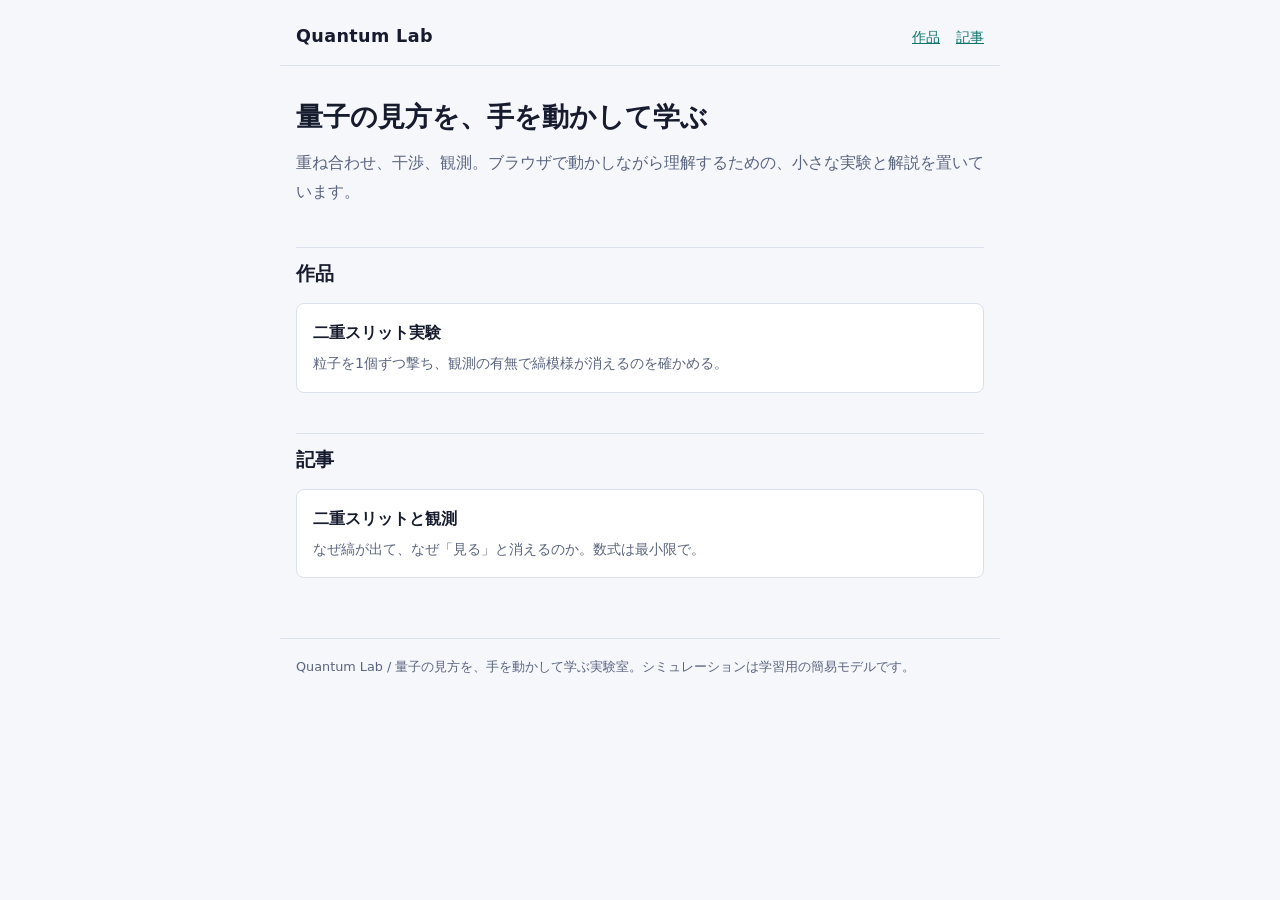
<file: index.html>
<!doctype html>
<html lang="ja"><head><meta charset="utf-8"><meta name="viewport" content="width=device-width, initial-scale=1">
<title>Quantum Lab</title><meta name="description" content="量子の見方を、手を動かして学ぶ実験室。"><link rel="stylesheet" href="style.css"></head><body>
<header class="site"><a class="name" href="index.html">Quantum Lab</a><nav><a href="index.html#works">作品</a><a href="index.html#articles">記事</a></nav></header>
<main>
<h1>量子の見方を、手を動かして学ぶ</h1>
<p class="lead">重ね合わせ、干渉、観測。ブラウザで動かしながら理解するための、小さな実験と解説を置いています。</p>
<h2 id="works">作品</h2>
<ul class="list"><li><a class="item" href="works/double-slit.html"><span class="t">二重スリット実験</span><span class="d">粒子を1個ずつ撃ち、観測の有無で縞模様が消えるのを確かめる。</span></a></li></ul>
<h2 id="articles">記事</h2>
<ul class="list"><li><a class="item" href="articles/double-slit.html"><span class="t">二重スリットと観測</span><span class="d">なぜ縞が出て、なぜ「見る」と消えるのか。数式は最小限で。</span></a></li></ul>
</main>
<footer class="site">Quantum Lab / 量子の見方を、手を動かして学ぶ実験室。シミュレーションは学習用の簡易モデルです。</footer></body></html>
</file>
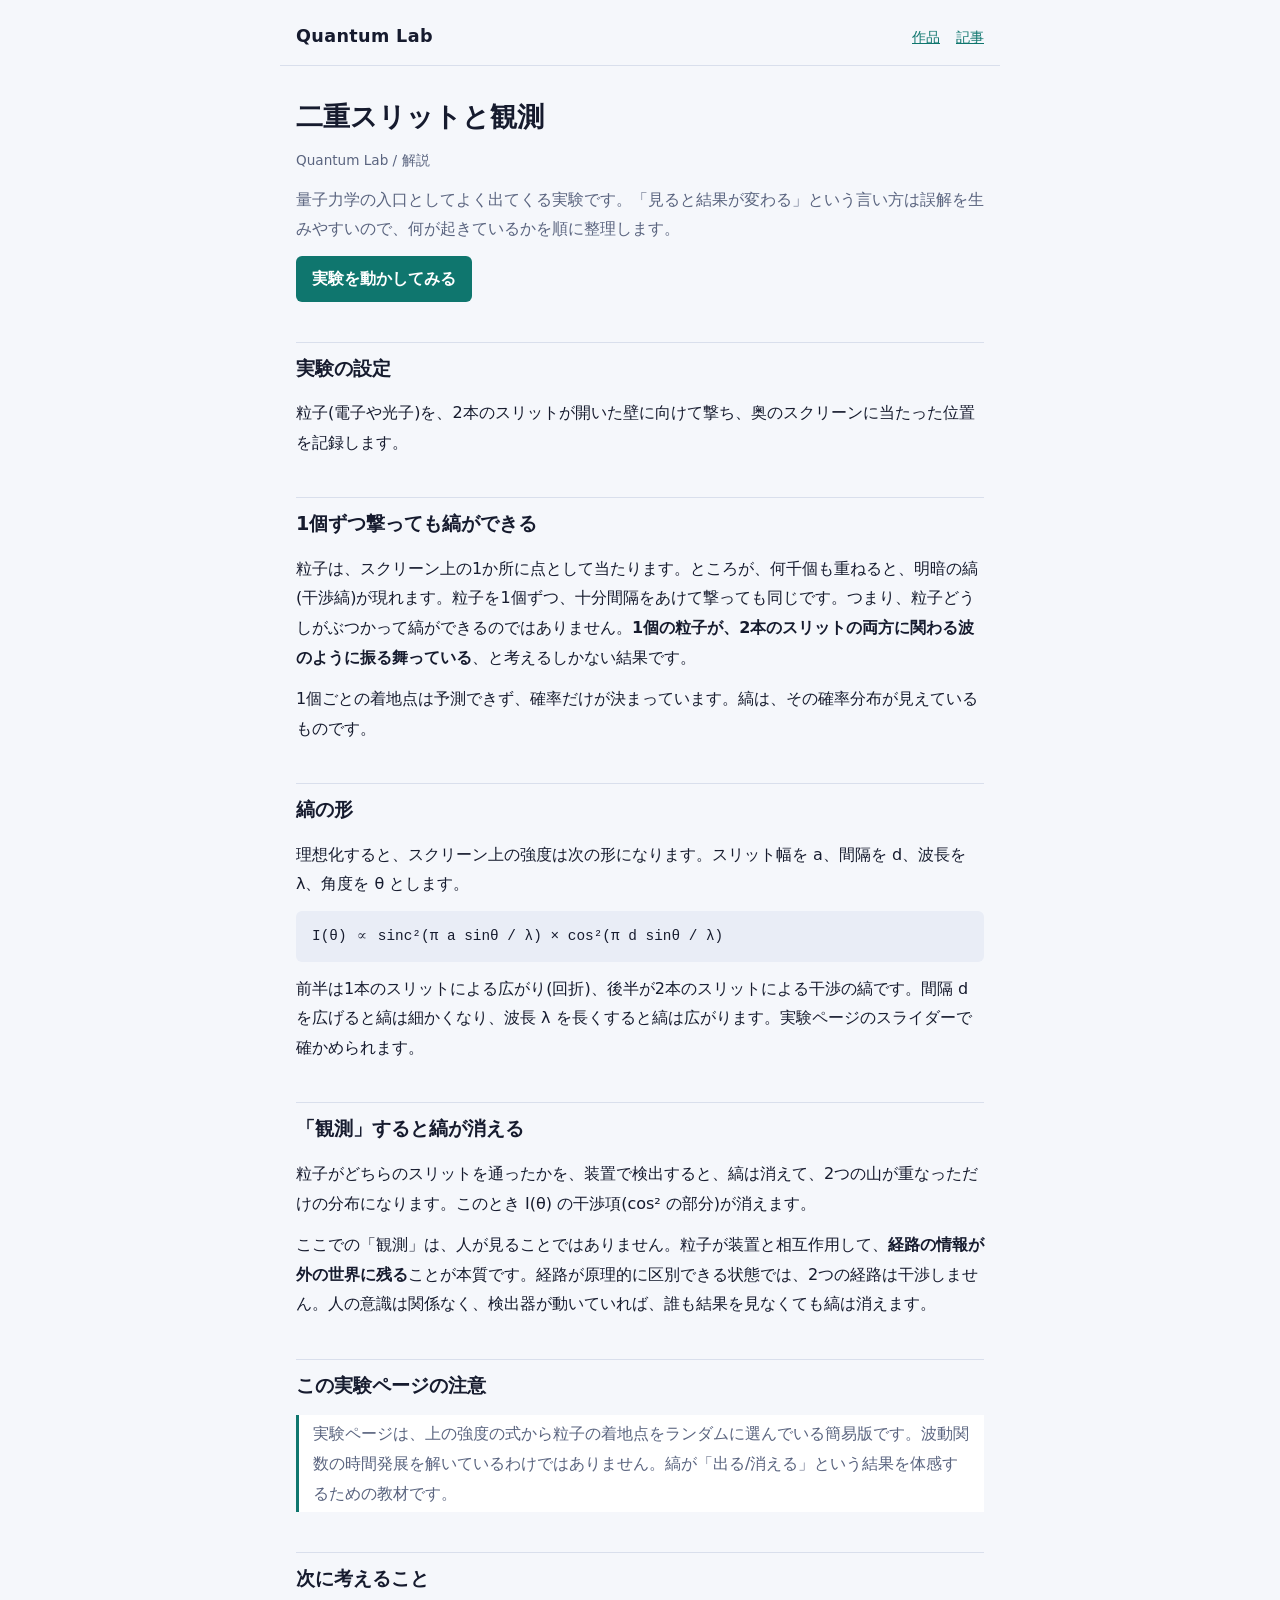
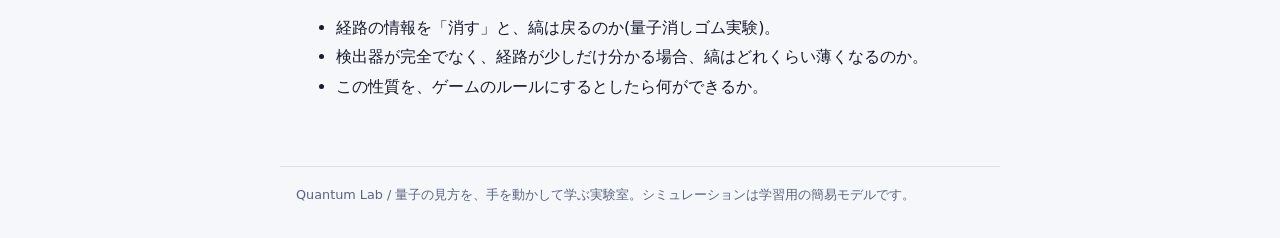
<file: articles/double-slit.html>
<!doctype html>
<html lang="ja"><head><meta charset="utf-8"><meta name="viewport" content="width=device-width, initial-scale=1">
<title>二重スリットと観測 | Quantum Lab</title><meta name="description" content="二重スリット実験で、なぜ干渉縞が出て、観測すると消えるのかを解説。"><link rel="stylesheet" href="../style.css"></head><body>
<header class="site"><a class="name" href="../index.html">Quantum Lab</a><nav><a href="../index.html#works">作品</a><a href="../index.html#articles">記事</a></nav></header>
<main>
<h1>二重スリットと観測</h1>
<p class="meta">Quantum Lab / 解説</p>
<p class="lead">量子力学の入口としてよく出てくる実験です。「見ると結果が変わる」という言い方は誤解を生みやすいので、何が起きているかを順に整理します。</p>
<p><a class="btn" href="../works/double-slit.html">実験を動かしてみる</a></p>

<h2>実験の設定</h2>
<p>粒子(電子や光子)を、2本のスリットが開いた壁に向けて撃ち、奥のスクリーンに当たった位置を記録します。</p>

<h2>1個ずつ撃っても縞ができる</h2>
<p>粒子は、スクリーン上の1か所に点として当たります。ところが、何千個も重ねると、明暗の縞(干渉縞)が現れます。粒子を1個ずつ、十分間隔をあけて撃っても同じです。つまり、粒子どうしがぶつかって縞ができるのではありません。<strong>1個の粒子が、2本のスリットの両方に関わる波のように振る舞っている</strong>、と考えるしかない結果です。</p>
<p>1個ごとの着地点は予測できず、確率だけが決まっています。縞は、その確率分布が見えているものです。</p>

<h2>縞の形</h2>
<p>理想化すると、スクリーン上の強度は次の形になります。スリット幅を a、間隔を d、波長を λ、角度を θ とします。</p>
<p class="eq">I(θ) ∝ sinc²(π a sinθ / λ) × cos²(π d sinθ / λ)</p>
<p>前半は1本のスリットによる広がり(回折)、後半が2本のスリットによる干渉の縞です。間隔 d を広げると縞は細かくなり、波長 λ を長くすると縞は広がります。実験ページのスライダーで確かめられます。</p>

<h2>「観測」すると縞が消える</h2>
<p>粒子がどちらのスリットを通ったかを、装置で検出すると、縞は消えて、2つの山が重なっただけの分布になります。このとき I(θ) の干渉項(cos² の部分)が消えます。</p>
<p>ここでの「観測」は、人が見ることではありません。粒子が装置と相互作用して、<strong>経路の情報が外の世界に残る</strong>ことが本質です。経路が原理的に区別できる状態では、2つの経路は干渉しません。人の意識は関係なく、検出器が動いていれば、誰も結果を見なくても縞は消えます。</p>

<h2>この実験ページの注意</h2>
<p class="note">実験ページは、上の強度の式から粒子の着地点をランダムに選んでいる簡易版です。波動関数の時間発展を解いているわけではありません。縞が「出る/消える」という結果を体感するための教材です。</p>

<h2>次に考えること</h2>
<ul>
<li>経路の情報を「消す」と、縞は戻るのか(量子消しゴム実験)。</li>
<li>検出器が完全でなく、経路が少しだけ分かる場合、縞はどれくらい薄くなるのか。</li>
<li>この性質を、ゲームのルールにするとしたら何ができるか。</li>
</ul>
</main>
<footer class="site">Quantum Lab / 量子の見方を、手を動かして学ぶ実験室。シミュレーションは学習用の簡易モデルです。</footer></body></html>
</file>
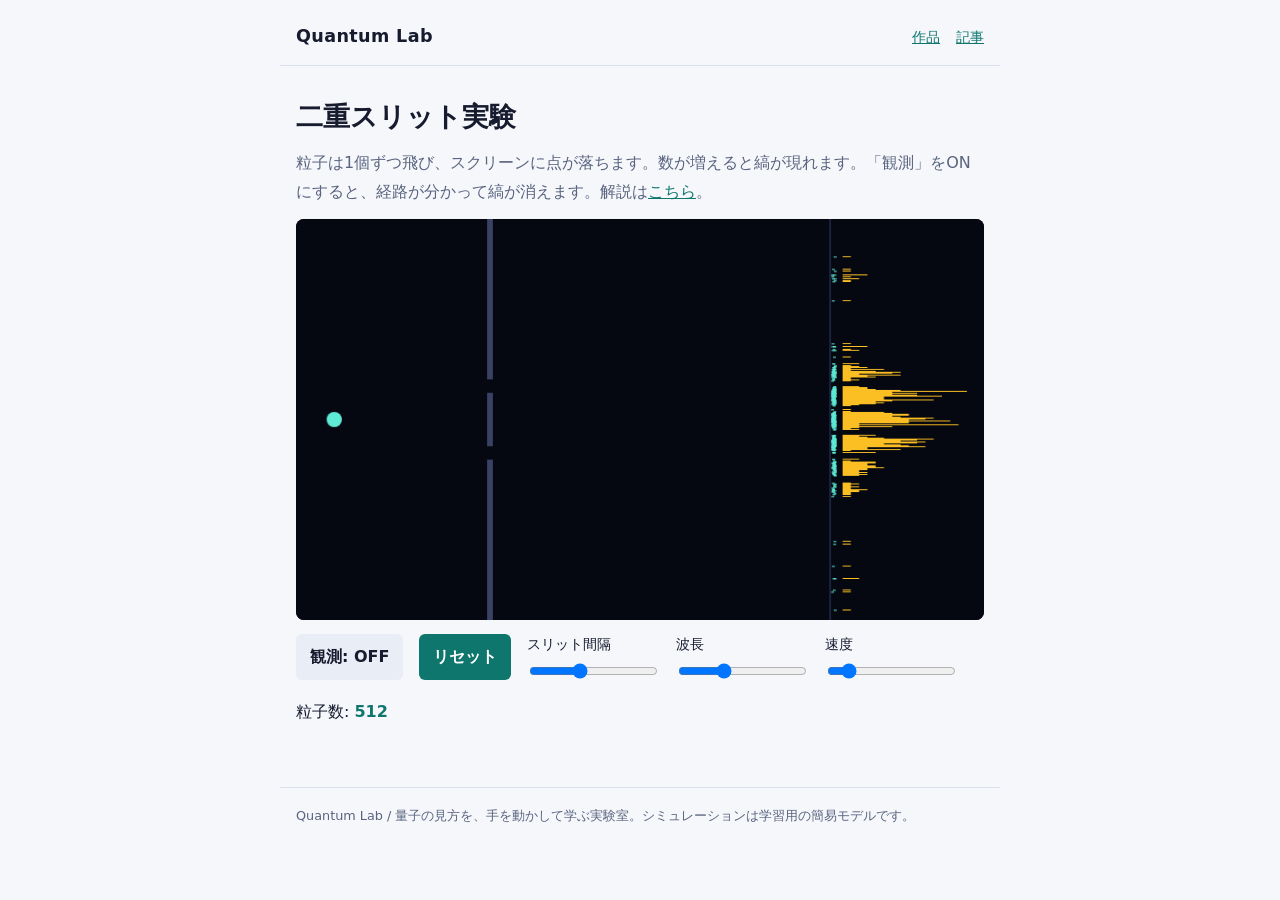
<file: works/double-slit.html>
<!doctype html>
<html lang="ja"><head><meta charset="utf-8"><meta name="viewport" content="width=device-width, initial-scale=1">
<title>二重スリット実験 | Quantum Lab</title><meta name="description" content="粒子を1個ずつ撃って、観測の有無で干渉縞が消えるのを確かめるシミュレーター。"><link rel="stylesheet" href="../style.css"></head><body>
<header class="site"><a class="name" href="../index.html">Quantum Lab</a><nav><a href="../index.html#works">作品</a><a href="../index.html#articles">記事</a></nav></header>
<main>
<h1>二重スリット実験</h1>
<p class="lead">粒子は1個ずつ飛び、スクリーンに点が落ちます。数が増えると縞が現れます。「観測」をONにすると、経路が分かって縞が消えます。解説は<a href="../articles/double-slit.html">こちら</a>。</p>
<canvas id="c" width="720" height="420" aria-label="二重スリット実験のシミュレーション"></canvas>
<div class="row">
  <button id="obs" class="off">観測: OFF</button>
  <button id="reset">リセット</button>
  <label>スリット間隔 <input id="d" type="range" min="2" max="10" step="0.1" value="5"></label>
  <label>波長 <input id="w" type="range" min="0.5" max="2" step="0.05" value="1"></label>
  <label>速度 <input id="r" type="range" min="1" max="60" value="8"></label>
  <span>粒子数: <b id="count">0</b></span>
</div>
</main>
<footer class="site">Quantum Lab / 量子の見方を、手を動かして学ぶ実験室。シミュレーションは学習用の簡易モデルです。</footer><script src="double-slit.js"></script></body></html>
</file>
<file: style.css>
:root { --bg:#f5f7fb; --fg:#161b2e; --muted:#5a647f; --accent:#0f766e; --accent-fg:#ffffff; --line:#d9dfec; --panel:#ffffff; --code:#e9edf6; }
@media (prefers-color-scheme: dark) {
  :root { --bg:#0b1020; --fg:#e8ecf5; --muted:#8b95b0; --accent:#5eead4; --accent-fg:#04201c; --line:#252d48; --panel:#121932; --code:#1a2240; }
}
* { box-sizing:border-box; }
body { margin:0; background:var(--bg); color:var(--fg); font-family:"Hiragino Sans","Noto Sans JP","Yu Gothic",system-ui,sans-serif; line-height:1.85; }
a { color:var(--accent); }
header.site, main, footer.site { max-width:720px; margin:0 auto; padding-left:16px; padding-right:16px; }
header.site { display:flex; justify-content:space-between; align-items:baseline; gap:16px; flex-wrap:wrap; padding-top:20px; padding-bottom:12px; border-bottom:1px solid var(--line); }
header.site .name { font-weight:700; font-size:1.1rem; color:var(--fg); text-decoration:none; letter-spacing:.02em; }
header.site nav { display:flex; gap:16px; font-size:.9rem; }
main { padding-top:32px; padding-bottom:48px; }
h1 { font-size:1.7rem; line-height:1.4; margin:0 0 8px; text-wrap:balance; }
h2 { font-size:1.2rem; margin:40px 0 8px; padding-top:8px; border-top:1px solid var(--line); text-wrap:balance; }
p { margin:12px 0; }
.lead { color:var(--muted); }
.meta { color:var(--muted); font-size:.85rem; }
.list { list-style:none; padding:0; margin:12px 0; display:grid; gap:12px; }
.list a.item { display:block; padding:14px 16px; background:var(--panel); border:1px solid var(--line); border-radius:8px; text-decoration:none; color:var(--fg); }
.list a.item:hover { border-color:var(--accent); }
.list .t { font-weight:600; display:block; }
.list .d { color:var(--muted); font-size:.88rem; }
.eq { background:var(--code); padding:12px 16px; border-radius:6px; overflow-x:auto; font-family:ui-monospace,Menlo,monospace; font-size:.9rem; }
.note { border-left:3px solid var(--accent); padding:4px 14px; color:var(--muted); background:var(--panel); }
.btn { display:inline-block; background:var(--accent); color:var(--accent-fg); padding:8px 16px; border-radius:6px; font-weight:600; text-decoration:none; }
footer.site { padding-top:16px; padding-bottom:32px; border-top:1px solid var(--line); color:var(--muted); font-size:.8rem; }
canvas { width:100%; max-width:100%; background:#050810; border-radius:8px; display:block; }
.row { display:flex; flex-wrap:wrap; gap:16px; align-items:center; margin:12px 0; }
.row label { font-size:.85rem; display:flex; flex-direction:column; gap:4px; min-width:0; }
button { background:var(--accent); color:var(--accent-fg); border:0; border-radius:6px; padding:8px 14px; font-weight:600; cursor:pointer; font:inherit; font-weight:600; }
button.off { background:var(--code); color:var(--fg); }
a:focus-visible, button:focus-visible, input:focus-visible { outline:2px solid var(--accent); outline-offset:2px; }
#count { color:var(--accent); font-variant-numeric:tabular-nums; }
</file>
